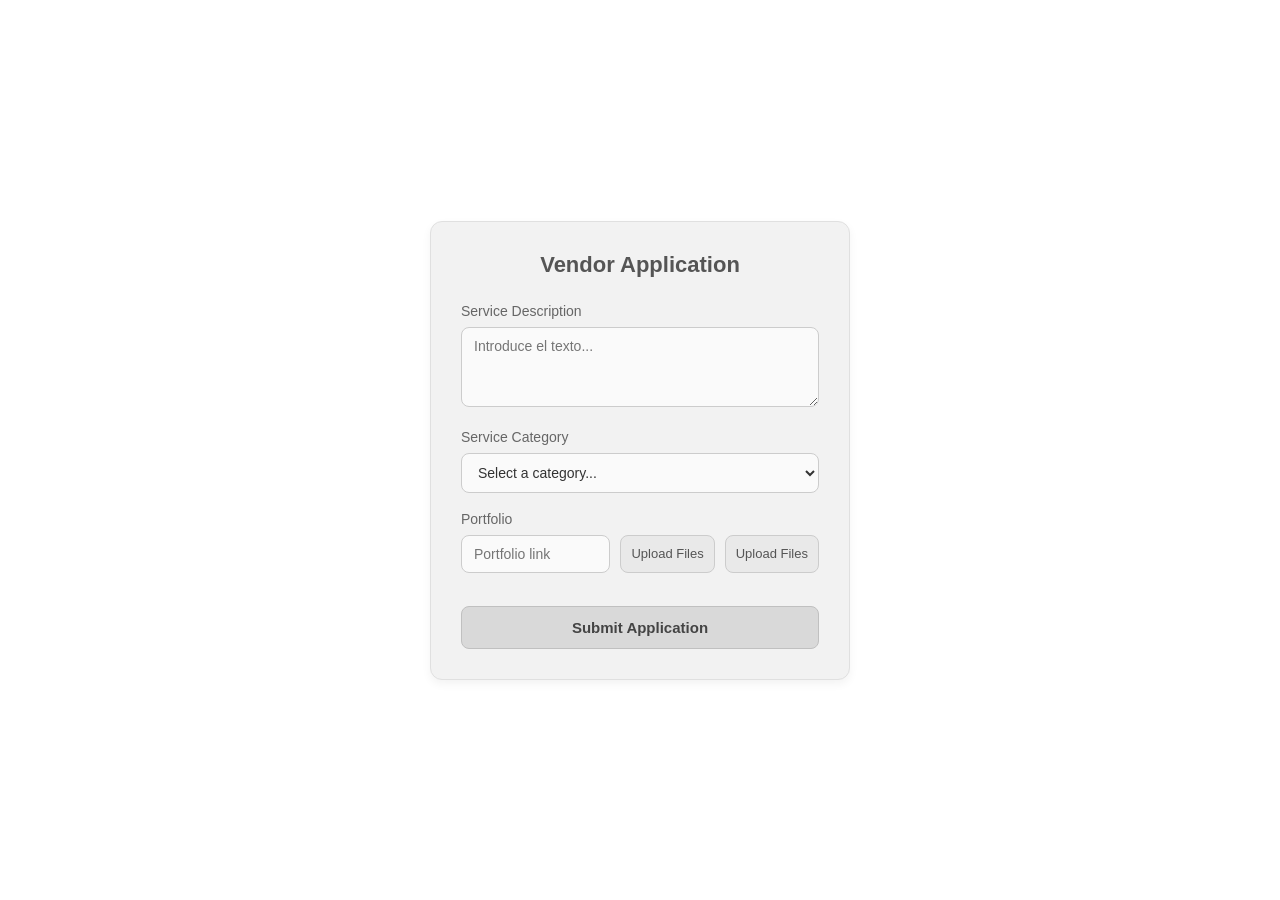
<file: pages/index.html>
<!DOCTYPE html>
<html lang="es">
<head>
    <meta charset="UTF-8">
    <meta name="viewport" content="width=device-width, initial-scale=1.0">
    <title>Vendor Application</title>
    <style>
        /* Estilos generales para centrar la tarjeta y dar el fondo limpio */
        body {
            font-family: -apple-system, BlinkMacSystemFont, "Segoe UI", Roboto, Helvetica, Arial, sans-serif;
            background-color: #ffffff; /* Fondo blanco puro */
            display: flex;
            justify-content: center;
            align-items: center;
            height: 100vh;
            margin: 0;
        }

        /* Contenedor principal estilo tarjeta */
        .card {
            background-color: #f2f2f2; /* Gris muy claro igual a la referencia */
            border: 1px solid #e0e0e0;
            border-radius: 12px;
            padding: 30px;
            width: 420px;
            box-shadow: 0 4px 10px rgba(0, 0, 0, 0.05);
            box-sizing: border-box;
        }

        .title {
            text-align: center;
            font-size: 22px;
            font-weight: bold;
            color: #555;
            margin-bottom: 25px;
        }

        .form-group {
            margin-bottom: 18px;
        }

        label {
            display: block;
            font-size: 14px;
            font-weight: 500;
            color: #666;
            margin-bottom: 8px;
        }

        /* Estilos comunes para inputs, select y textarea */
        input[type="text"],
        select,
        textarea {
            width: 100%;
            padding: 10px 12px;
            border: 1px solid #ccc;
            border-radius: 8px;
            background-color: #fafafa;
            color: #333;
            font-size: 14px;
            box-sizing: border-box;
            font-family: inherit;
        }

        textarea {
            resize: vertical;
            min-height: 80px;
        }

        /* Contenedor horizontal para el Portfolio */
        .portfolio-group {
            display: flex;
            gap: 10px;
        }

        .portfolio-group input[type="text"] {
            flex: 1; /* Ocupa el espacio restante */
        }

        .upload-btn {
            background-color: #e9e9e9;
            border: 1px solid #ccc;
            border-radius: 8px;
            padding: 10px;
            color: #555;
            font-size: 13px;
            cursor: pointer;
            text-align: center;
            white-space: nowrap;
        }

        .upload-btn:hover {
            background-color: #ddd;
        }

        /* Botón principal */
        .submit-btn {
            width: 100%;
            padding: 12px;
            margin-top: 15px;
            background-color: #d9d9d9;
            border: 1px solid #c0c0c0;
            border-radius: 8px;
            font-size: 15px;
            font-weight: bold;
            color: #444;
            cursor: pointer;
            transition: background-color 0.2s;
        }

        .submit-btn:hover {
            background-color: #cccccc;
        }
    </style>
</head>
<body>

    <div class="card">
        <div class="title">Vendor Application</div>
        
        <div class="form-group">
            <label>Service Description</label>
            <textarea placeholder="Introduce el texto..."></textarea>
        </div>

        <div class="form-group">
            <label>Service Category</label>
            <select>
                <option value="" disabled selected>Select a category...</option>
                <option value="food">Food & Beverage</option>
                <option value="merch">Merchandise</option>
                <option value="service">Services</option>
            </select>
        </div>

        <div class="form-group">
            <label>Portfolio</label>
            <div class="portfolio-group">
                <input type="text" placeholder="Portfolio link">
                <div class="upload-btn">Upload Files</div>
                <div class="upload-btn">Upload Files</div>
            </div>
        </div>

        <button class="submit-btn">Submit Application</button>
    </div>

</body>
</html>
</file>
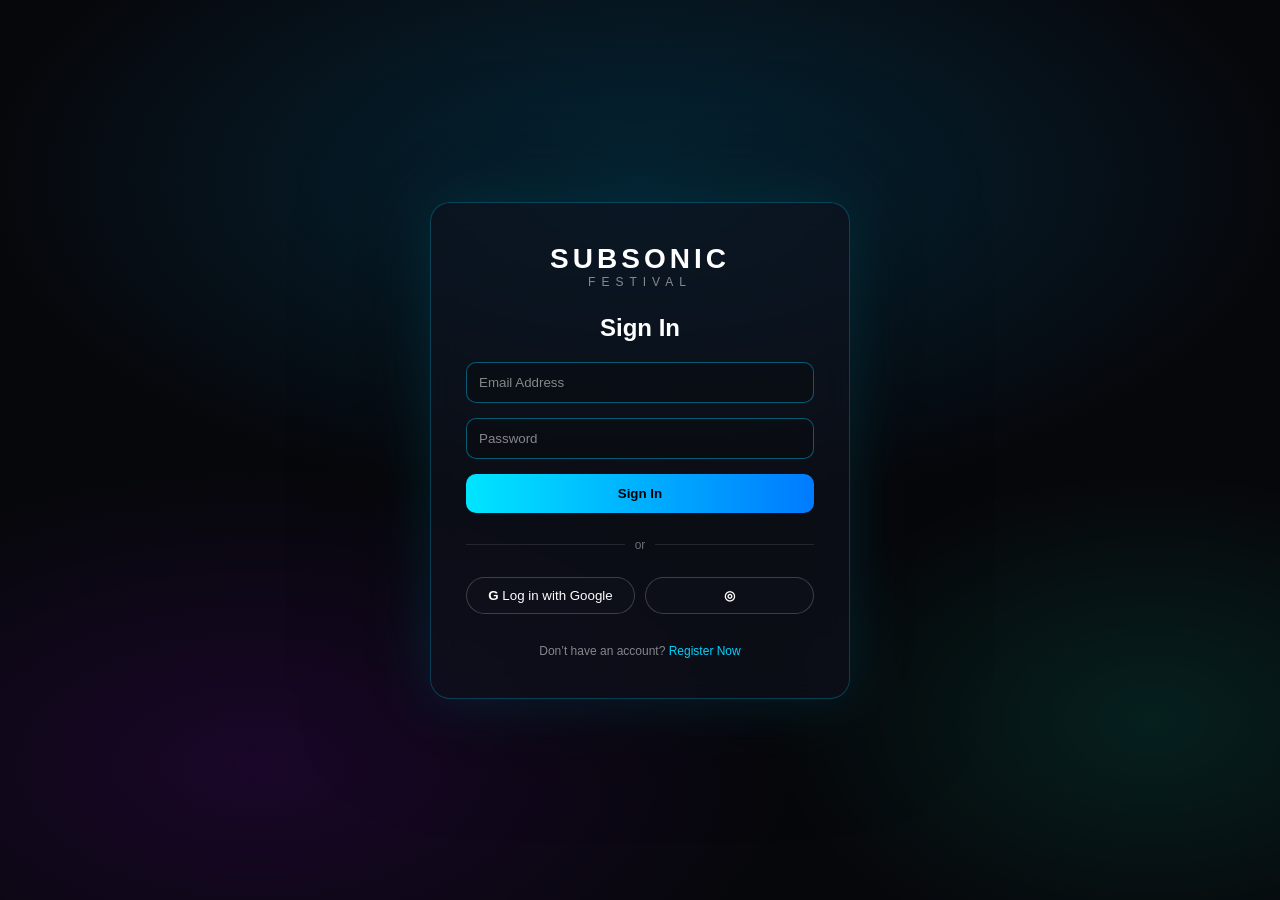
<file: pages/estadisticasProveedor.html>
<!DOCTYPE html>
<html lang="es">
<head>
  <meta charset="UTF-8">
  <meta name="viewport" content="width=device-width, initial-scale=1.0">
  <title>Proveedor - Estadisticas</title>
  <link rel="stylesheet" href="../css/estadisticasProveedorEstilo.css?v=1">
</head>
<body>
  <div class="dashboard-container">
    <header class="main-header">
      <div class="brand">
        <p class="brand-kicker">Subsonic</p>
        <h1>Analitica del proveedor</h1>
        <span id="providerSubtitle">Cargando estadisticas del proveedor...</span>
      </div>

      <div class="header-actions">
        <div class="timestamp" id="liveClock">--:--</div>
        <button id="logoutBtn" class="btn-ghost" type="button">Cerrar sesion</button>
      </div>
    </header>

    <nav class="top-nav">
      <a class="nav-link" href="./gestion.html?v=1">Gestion</a>
      <a class="nav-link" href="./ReservaEspacios.html?v=1">Espacios</a>
      <a class="nav-link active" href="./estadisticasProveedor.html?v=1">Estadisticas</a>
    </nav>

    <div id="statsMessage" class="status-message" hidden></div>

    <section class="stats-grid">
      <article class="stat-card">
        <span class="stat-label">Total ventas</span>
        <strong id="totalVentasValue" class="stat-value">0 EUR</strong>
      </article>

      <article class="stat-card">
        <span class="stat-label">Visitas al perfil</span>
        <strong id="profileViewsValue" class="stat-value">0</strong>
      </article>

      <article class="stat-card">
        <span class="stat-label">Solicitudes totales</span>
        <strong id="totalRequestsValue" class="stat-value">0</strong>
      </article>

      <article class="stat-card">
        <span class="stat-label">Ratio de aprobacion</span>
        <strong id="approvalRateValue" class="stat-value">0%</strong>
      </article>
    </section>

    <div class="main-layout">
      <section class="primary-content">
        <article class="panel">
          <div class="panel-header">
            <div>
              <p class="panel-kicker">Reservas mensuales</p>
              <h2>Evolucion de solicitudes</h2>
            </div>
            <span id="monthlyPeak" class="panel-pill">Sin datos</span>
          </div>

          <div id="monthlyReservations" class="bars-chart">
            <p class="empty-state">No hay datos de reservas mensuales.</p>
          </div>
        </article>

        <article class="panel">
          <div class="panel-header">
            <div>
              <p class="panel-kicker">Actividad</p>
              <h2>Registro reciente</h2>
            </div>
          </div>

          <div id="activityLog" class="activity-list">
            <p class="empty-state">No hay actividad registrada.</p>
          </div>
        </article>
      </section>

      <aside class="side-widgets">
        <article class="widget card">
          <h3>Estado de solicitudes</h3>
          <div class="mini-metrics">
            <div>
              <strong id="pendingValue">0</strong>
              <span>Pendientes</span>
            </div>
            <div>
              <strong id="approvedValue">0</strong>
              <span>Aprobadas</span>
            </div>
            <div>
              <strong id="rejectedValue">0</strong>
              <span>Rechazadas</span>
            </div>
          </div>
        </article>

        <article class="widget card">
          <h3>Resumen rapido</h3>
          <p id="summaryText" class="summary-copy">Todavia no se han cargado los datos.</p>
        </article>

        <button id="refreshStatsBtn" class="btn-refresh" type="button">Actualizar datos</button>
      </aside>
    </div>
  </div>

  <script src="../js/auth.js?v=1"></script>
  <script src="../js/provider-stats.js?v=2"></script>
</body>
</html>
</file>
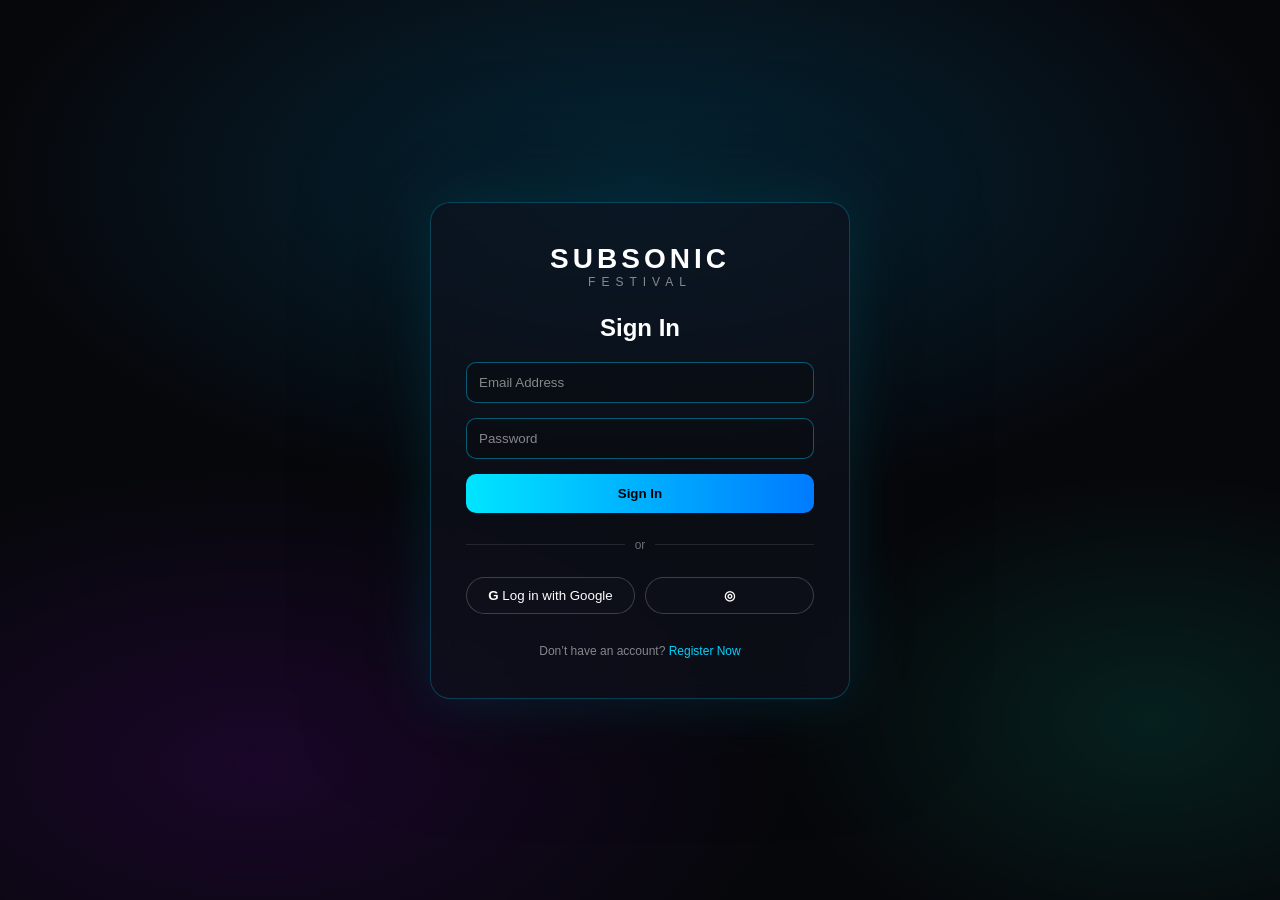
<file: pages/gestion.html>
<!DOCTYPE html>
<html lang="es">
<head>
  <meta charset="UTF-8">
  <meta name="viewport" content="width=device-width, initial-scale=1.0">
  <title>Proveedor - Gestion</title>
  <link rel="stylesheet" href="../css/gestion.css?v=1">
</head>
<body>
  <div class="provider-shell">
    <aside class="provider-sidebar">
      <div class="brand-block">
        <span class="brand-mark">S</span>
        <div>
          <p class="brand-kicker">Subsonic</p>
          <h1>Vendor Hub</h1>
        </div>
      </div>

      <div class="provider-summary">
        <img id="providerAvatar" class="summary-avatar" src="https://images.unsplash.com/photo-1506794778202-cad84cf45f1d" alt="Avatar del proveedor">
        <h2 id="providerBusinessLabel">Proveedor</h2>
        <p id="providerEmailLabel">Cargando perfil...</p>
      </div>

      <nav class="provider-nav">
        <a class="nav-link active" href="./gestion.html?v=1">Gestion del perfil</a>
        <a class="nav-link" href="./ReservaEspacios.html?v=1">Reserva de espacios</a>
        <a class="nav-link" href="./estadisticasProveedor.html?v=1">Estadisticas</a>
      </nav>

      <button id="logoutBtn" class="sidebar-button secondary" type="button">Cerrar sesion</button>
    </aside>

    <main class="provider-main">
      <header class="page-header">
        <div>
          <p class="eyebrow">Portal de proveedor</p>
          <h2>Gestiona tu perfil publico</h2>
          <p class="page-copy">Actualiza los datos de tu negocio, tus enlaces y la galeria que vera la organizacion.</p>
        </div>
        <a class="header-link" href="./ReservaEspacios.html?v=1">Ir a espacios</a>
      </header>

      <div id="providerMessage" class="status-message" hidden></div>

      <section class="content-grid">
        <article class="panel panel-avatar">
          <div class="panel-heading">
            <p class="panel-kicker">Identidad</p>
            <h3>Imagen y presencia</h3>
          </div>

          <img id="profileImage" class="profile-avatar" src="https://images.unsplash.com/photo-1506794778202-cad84cf45f1d" alt="Imagen del proveedor">

          <div class="avatar-actions">
            <label class="sidebar-button" for="imageUpload">Cambiar avatar</label>
            <input id="imageUpload" type="file" accept="image/*" hidden>

            <label class="sidebar-button secondary" for="galleryUpload">Anadir foto a galeria</label>
            <input id="galleryUpload" type="file" accept="image/*" hidden>
          </div>

          <div class="gallery-summary">
            <span class="summary-label">Galeria actual</span>
            <strong id="galleryCounter">0 imagenes</strong>
          </div>
        </article>

        <article class="panel panel-form">
          <div class="panel-heading">
            <p class="panel-kicker">Perfil</p>
            <h3>Informacion del proveedor</h3>
          </div>

          <div class="form-grid">
            <label class="field">
              <span>Nombre de contacto</span>
              <input id="profileName" type="text" placeholder="Nombre y apellidos">
            </label>

            <label class="field">
              <span>Nombre del negocio</span>
              <input id="businessName" type="text" placeholder="Tu marca o empresa">
            </label>

            <label class="field">
              <span>Email</span>
              <input id="profileEmail" type="email" placeholder="correo@empresa.com">
            </label>

            <label class="field">
              <span>Telefono</span>
              <input id="profilePhone" type="text" placeholder="+34 600 000 000">
            </label>

            <label class="field field-full">
              <span>Direccion</span>
              <input id="profileAddress" type="text" placeholder="Direccion del negocio">
            </label>

            <label class="field field-full">
              <span>Biografia</span>
              <textarea id="profileBiography" placeholder="Cuenta brevemente que ofreces dentro del festival."></textarea>
            </label>

            <label class="field">
              <span>Facebook</span>
              <input id="socialFacebook" type="text" placeholder="https://facebook.com/...">
            </label>

            <label class="field">
              <span>Instagram</span>
              <input id="socialInstagram" type="text" placeholder="https://instagram.com/...">
            </label>

            <label class="field">
              <span>X</span>
              <input id="socialX" type="text" placeholder="https://x.com/...">
            </label>

            <label class="field">
              <span>Web</span>
              <input id="socialWebsite" type="text" placeholder="https://tuweb.com">
            </label>
          </div>

          <button id="saveProviderProfileBtn" class="primary-button" type="button">Guardar cambios</button>
        </article>

        <article class="panel panel-gallery">
          <div class="panel-heading">
            <p class="panel-kicker">Galeria</p>
            <h3>Imagenes publicadas</h3>
          </div>

          <div id="galleryGrid" class="gallery-grid">
            <p class="empty-state">Todavia no hay imagenes en la galeria.</p>
          </div>
        </article>
      </section>
    </main>
  </div>

  <script src="../js/auth.js?v=1"></script>
  <script src="../js/provider-profile.js?v=2"></script>
</body>
</html>
</file>
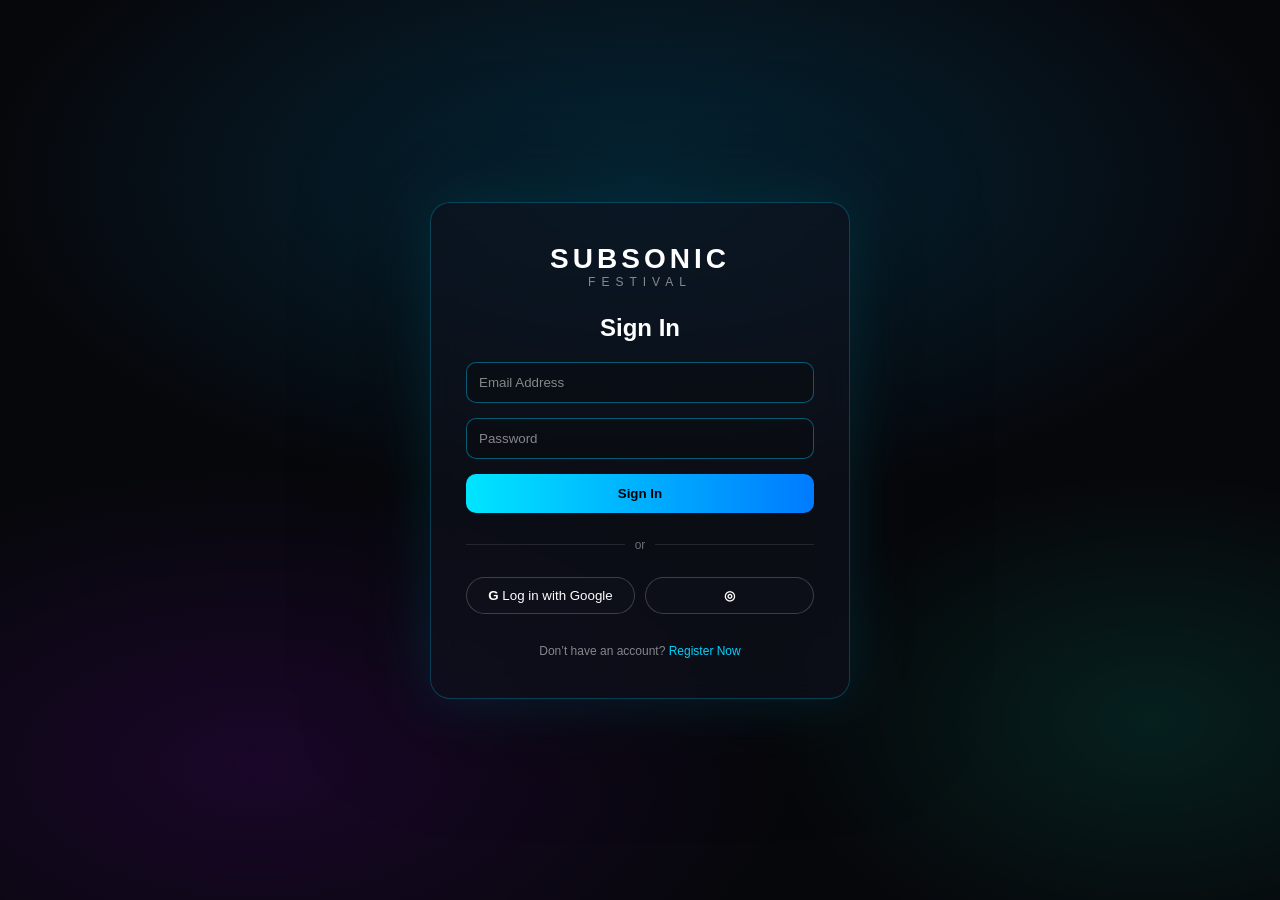
<file: pages/login.html>
<!doctype html>
<html lang="es">
<head>
  <meta charset="utf-8" />
  <meta name="viewport" content="width=device-width, initial-scale=1" />
  <title>Subsonic Festival - Login</title>
  <link rel="stylesheet" href="../css/styles.css" />
</head>
<body>

  <main class="auth">
    <section class="auth-card">

      <div class="auth-brand">
        <div class="auth-title">SUBSONIC</div>
        <div class="auth-subtitle">FESTIVAL</div>
      </div>

      <h1 class="auth-h1">Sign In</h1>

      <form class="auth-form" id="loginForm">
        <input
          class="auth-input"
          id="email"
          type="email"
          placeholder="Email Address"
          required
        />

        <input
          class="auth-input"
          id="password"
          type="password"
          placeholder="Password"
          required
        />

        <button class="auth-btn" type="submit">Sign In</button>

        <div class="auth-divider">
          <span></span>
          <p>or</p>
          <span></span>
        </div>

        <div class="auth-social">
          <button class="auth-social-btn" type="button">
            <span class="icon">G</span>
            <span>Log in with Google</span>
          </button>

          <button class="auth-social-btn" type="button">
            <span class="icon">◎</span>
          </button>
        </div>

        <p class="auth-footer">
          Don’t have an account?
          <a href="#">Register Now</a>
        </p>

        <p id="loginError" style="color: #ff4d4d; margin-top: 10px; display: none;">
          Credenciales incorrectas
        </p>
      </form>

    </section>
  </main>

  <script src="../js/auth.js?v=1"></script>
  <script>
    const API_BASE_URL = "";

    async function loginUser(email, password) {
      const errorText = document.getElementById("loginError");
      errorText.style.display = "none";

      try {
        const response = await fetch(`${API_BASE_URL}/login`, {
          method: "POST",
          headers: {
            "Content-Type": "application/json"
          },
          body: JSON.stringify({
            email: email,
            password: password
          })
        });

        if (!response.ok) {
          throw new Error("Credenciales incorrectas");
        }

        const data = await response.json();

        authSaveSession(data.user, data.access_token);

        if (String(data.user.rol).toUpperCase() === "PROVEEDOR") {
          window.location.href = "gestion.html?v=1";
        } else {
          window.location.href = "tickets.html";
        }
      } catch (error) {
        authClearSession();
        errorText.style.display = "block";
      }
    }

    document.getElementById("loginForm").addEventListener("submit", function(e) {
      e.preventDefault();

      const email = document.getElementById("email").value;
      const password = document.getElementById("password").value;

      loginUser(email, password);
    });
  </script>

</body>
</html>
</file>
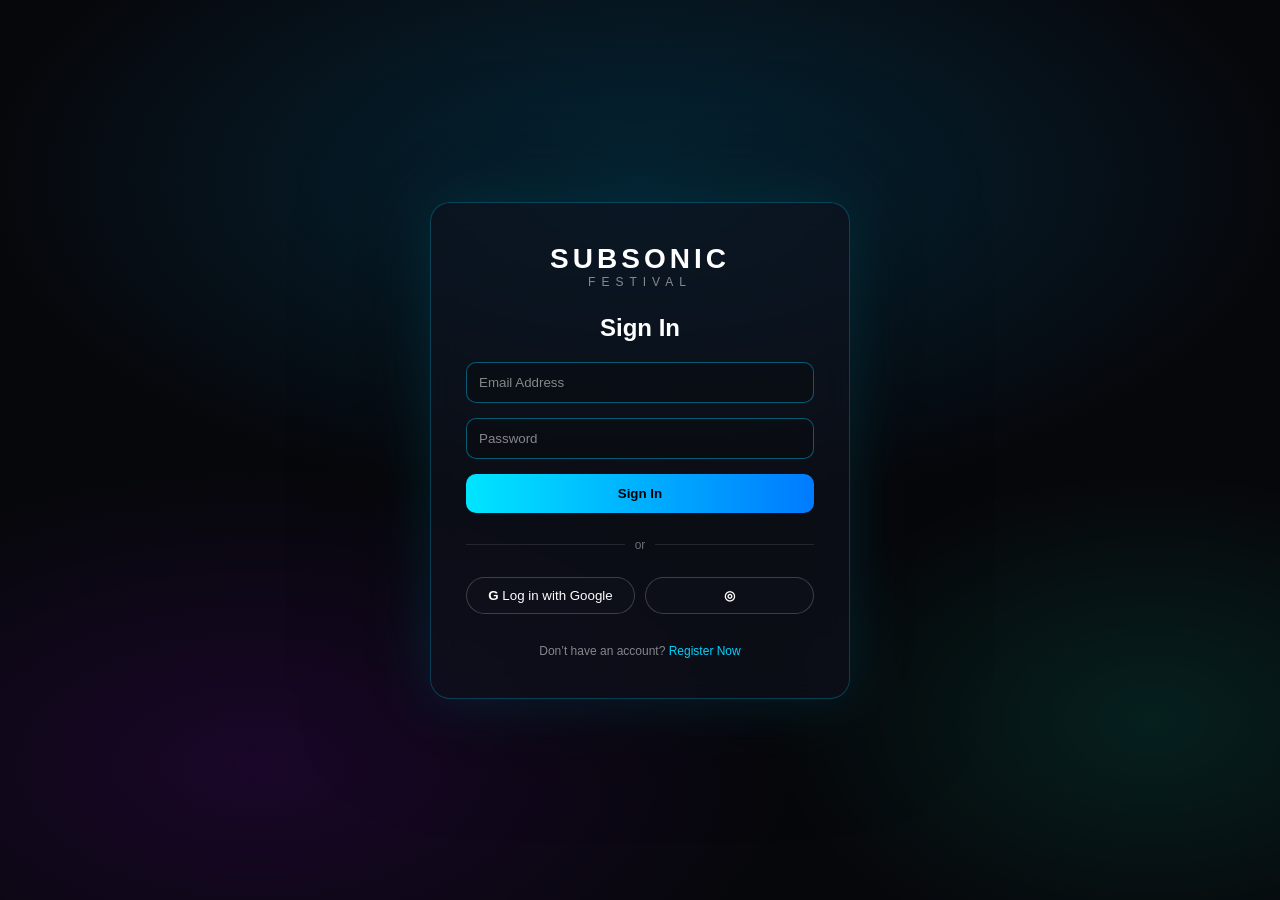
<file: pages/profile.html>
<!doctype html>
<html lang="es">
<head>
  <meta charset="utf-8" />
  <meta name="viewport" content="width=device-width, initial-scale=1" />
  <title>Perfil - Subsonic</title>
  <link rel="stylesheet" href="../css/profile.css?v=9">
</head>
<body>

<div class="profile-container">
  <div class="profile-card">
    <div class="profile-header">
      <a class="back-link" href="./tickets.html?v=9">Volver a My Tickets</a>
    </div>

    <h1>Mi Perfil</h1>

    <!-- Imagen editable -->
    <div class="avatar-wrapper">
      <img src="https://i.pravatar.cc/150" class="avatar" id="profileImage">
      <label for="imageUpload" class="edit-avatar">✎</label>
      <input type="file" id="imageUpload" hidden>
    </div>

    <!-- Formulario -->
    <div class="profile-form">
      <input id="profileName" type="text" placeholder="Nombre completo">
      <input id="profileEmail" type="email" placeholder="Email">
      <input id="profileAddress" type="text" placeholder="Dirección">

      <button id="saveProfileBtn" type="button">Guardar Cambios</button>
    </div>

  </div>
</div>

<!-- Scripts -->
<script src="../js/auth.js?v=1"></script>
<script src="../js/profile.js?v=9"></script>

</body>
</html>
</file>
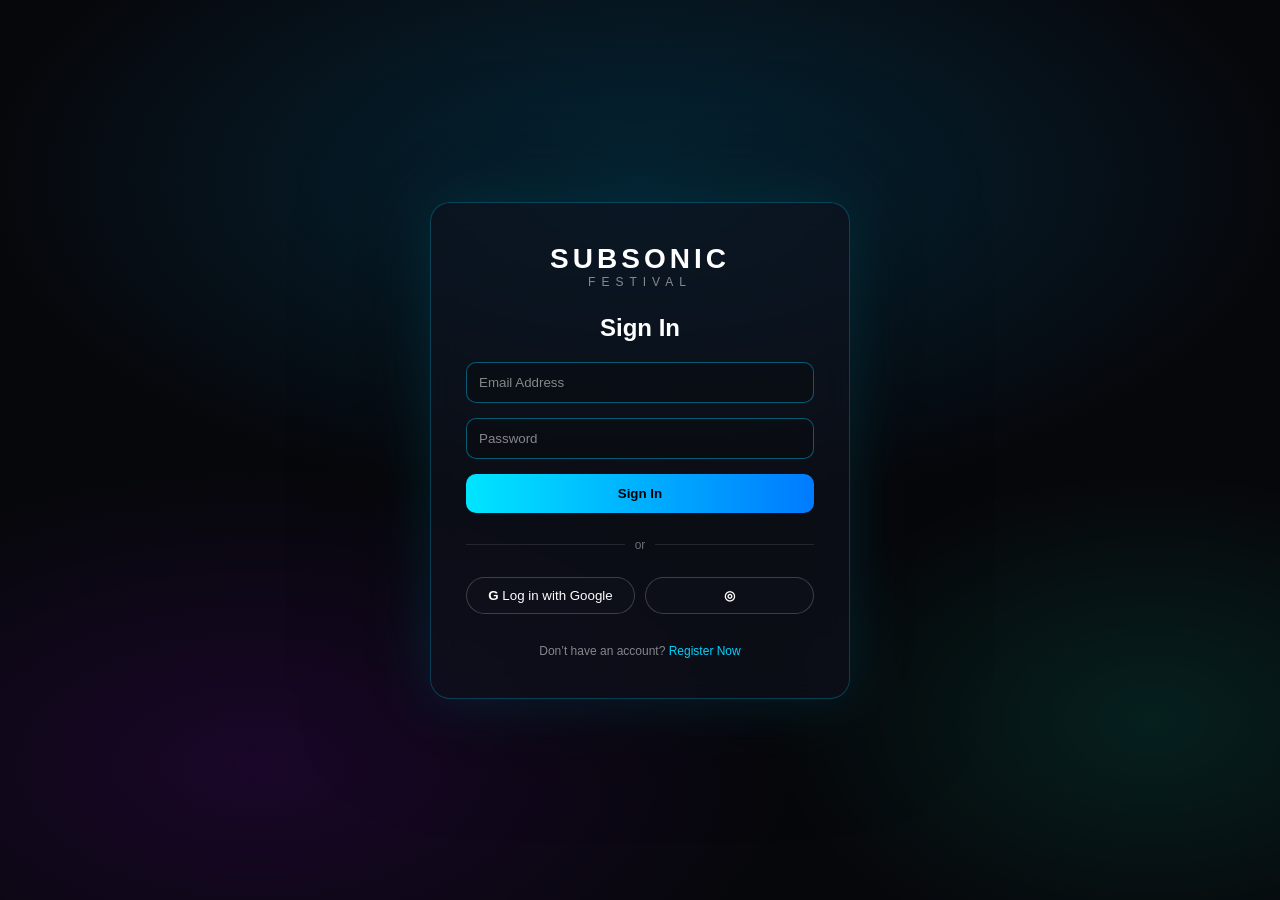
<file: pages/purchase.html>
<!doctype html>
<html lang="es">
<head>
  <meta charset="utf-8" />
  <meta name="viewport" content="width=device-width, initial-scale=1" />
  <title>Compra de entradas - Subsonic</title>
  <link rel="stylesheet" href="../css/purchase.css?v=6" />
</head>
<body>

<main class="dashboard">
  <div class="dashboard-card">

    <section class="content">
      <div class="purchase-header">
        <h1>Compra de Entradas</h1>
        <a class="back-link" href="./tickets.html?v=6">Volver a My Tickets</a>
      </div>

      <div class="ticket-card">
        <div class="ticket-img"></div>

        <div class="ticket-info">
          <h3 id="eventTitle">Subsonic Main Stage</h3>
          <p id="eventDate">12 Julio 2026</p>
        </div>
      </div>

      <div class="profile-form" style="max-width:400px; margin-top:30px;">
        <label>Selecciona Evento</label>
        <select id="eventSelect"></select>

        <label>Selecciona Pase</label>
        <select id="passSelect"></select>

        <label>Cantidad</label>
        <select id="qtySelect"></select>

        <button class="save-btn" id="confirmPurchaseBtn" type="button">Confirmar Compra</button>
      </div>

    </section>

  </div>
</main>

<!-- Scripts -->

<script src="../js/auth.js?v=1"></script>
<script src="../js/purchase.js?v=7"></script>

</body>
</html>
</file>
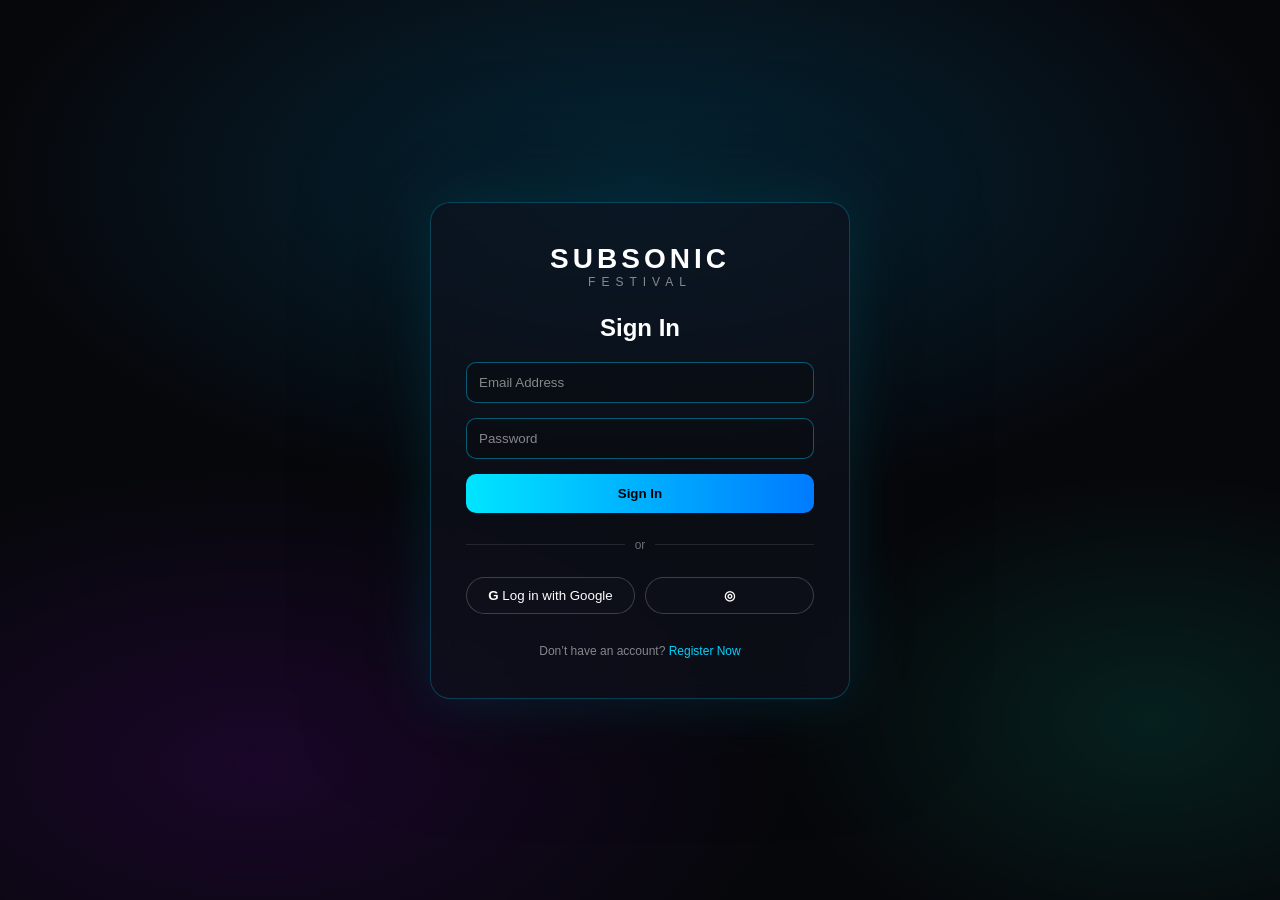
<file: pages/ReservaEspacios.html>
<!DOCTYPE html>
<html lang="es">
<head>
  <meta charset="UTF-8">
  <meta name="viewport" content="width=device-width, initial-scale=1.0">
  <title>Proveedor - Reserva de espacios</title>
  <link rel="stylesheet" href="../css/EstiloReservaEspacio.css?v=1">
</head>
<body>
  <div class="dashboard-wrapper">
    <aside class="sidebar">
      <div class="logo">
        <span class="icon-s">S</span>
        <div>
          <p class="sidebar-kicker">Subsonic</p>
          <h2>Vendor Hub</h2>
        </div>
      </div>

      <div class="provider-mini-card">
        <h3 id="providerNameLabel">Proveedor</h3>
        <p id="providerBusinessLabel">Cargando perfil...</p>
      </div>

      <nav class="sidebar-nav">
        <a class="nav-link" href="./gestion.html?v=1">Gestion</a>
        <a class="nav-link active" href="./ReservaEspacios.html?v=1">Espacios</a>
        <a class="nav-link" href="./estadisticasProveedor.html?v=1">Estadisticas</a>
      </nav>

      <div class="filter-section">
        <label>Tipo de espacio</label>
        <div class="toggle-group">
          <label class="toggle-item">
            <span>Food</span>
            <input type="checkbox" class="filter-check" value="FOOD" checked>
          </label>
          <label class="toggle-item">
            <span>Merch</span>
            <input type="checkbox" class="filter-check" value="MERCH" checked>
          </label>
          <label class="toggle-item">
            <span>Art</span>
            <input type="checkbox" class="filter-check" value="ART" checked>
          </label>
        </div>
      </div>

      <div class="filter-section">
        <label>Rango de precio</label>
        <select class="custom-select" id="priceFilter">
          <option value="all">Todos</option>
          <option value="budget">Hasta 1000 EUR</option>
          <option value="premium">Mas de 1000 EUR</option>
        </select>
      </div>

      <label class="toggle-item standalone-toggle">
        <span>Solo disponibles</span>
        <input type="checkbox" id="availableOnly" checked>
      </label>

      <button id="resetFiltersBtn" class="btn-primary" type="button">Reiniciar filtros</button>
      <button id="logoutBtn" class="btn-primary secondary" type="button">Cerrar sesion</button>
    </aside>

    <main class="main-content">
      <header class="content-header">
        <div>
          <p class="header-kicker">Reserva de espacios</p>
          <h3>Selecciona un stand y envia tu solicitud</h3>
          <p class="header-copy">Los espacios se cargan desde el backend y tus solicitudes quedan registradas para el proveedor autenticado.</p>
        </div>
      </header>

      <div id="spacesMessage" class="status-message" hidden></div>

      <div class="content-layout">
        <section class="spaces-column">
          <div id="spacesSummary" class="summary-strip">Cargando espacios...</div>
          <div id="boothGrid" class="booth-grid"></div>
        </section>

        <aside class="details-column">
          <article id="selectedSpaceCard" class="detail-card">
            <p class="placeholder-title">Ningun espacio seleccionado</p>
            <p class="placeholder-copy">Pulsa en un espacio para ver sus detalles y solicitarlo.</p>
          </article>

          <form id="applicationForm" class="application-card" hidden>
            <div class="form-header">
              <p class="header-kicker">Solicitud</p>
              <h4>Enviar propuesta</h4>
            </div>

            <label class="field">
              <span>Categoria del servicio</span>
              <select id="applicationCategory" class="custom-select">
                <option value="FOOD">FOOD</option>
                <option value="MERCH">MERCH</option>
                <option value="ART">ART</option>
              </select>
            </label>

            <label class="field">
              <span>Portfolio (opcional)</span>
              <input id="portfolioUrlInput" type="text" placeholder="https://tuportfolio.com">
            </label>

            <label class="field">
              <span>Descripcion de la propuesta</span>
              <textarea id="applicationDescription" placeholder="Describe que vas a ofrecer en este espacio."></textarea>
            </label>

            <button id="submitApplicationBtn" class="btn-primary" type="submit">Enviar solicitud</button>
          </form>

          <article class="applications-card">
            <div class="form-header">
              <p class="header-kicker">Historial</p>
              <h4>Mis solicitudes</h4>
            </div>
            <div id="applicationsList" class="applications-list">
              <p class="placeholder-copy">Cargando solicitudes...</p>
            </div>
          </article>
        </aside>
      </div>
    </main>
  </div>

  <script src="../js/auth.js?v=1"></script>
  <script src="../js/provider-spaces.js?v=2"></script>
</body>
</html>
</file>
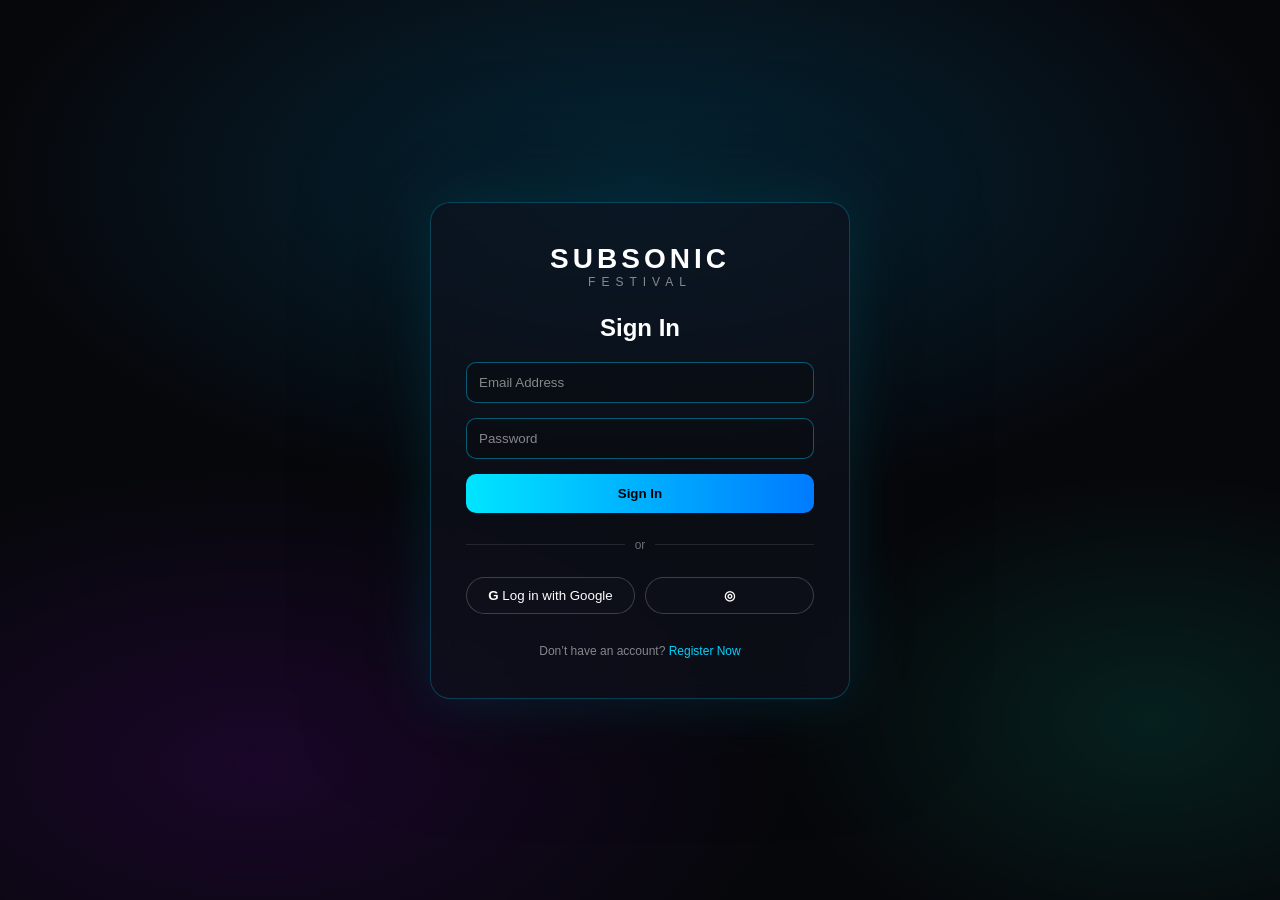
<file: pages/ticket-detail.html>
<!doctype html>
<html lang="es">
<head>
  <meta charset="utf-8" />
  <meta name="viewport" content="width=device-width, initial-scale=1" />
  <title>Detalle Entrada - Subsonic</title>
  <link rel="stylesheet" href="../css/detail.css">
</head>
<body>

<main class="detail">
  <section class="detail-card">

    <header class="detail-header">
      <div>
        <h1>Detalle de Entrada</h1>
        <p class="muted">Información de tu ticket (prototipo).</p>
      </div>

      <a class="back-btn" href="./tickets.html">← Volver</a>
    </header>

    <div class="ticket-hero">
      <div class="hero-left">
        <div class="event-image"></div>
        <div class="event-meta">
          <h2 id="eventName">Subsonic Main Stage</h2>
          <p id="eventMeta">Madrid · 12 Julio 2026</p>
          <span id="statusBadge" class="badge badge--active">Activa</span>
        </div>
      </div>

      <div class="hero-right">
        <div class="qr-box">
          <div class="qr"></div>
          <p class="qr-text">Scan at entrance</p>
        </div>
      </div>
    </div>

    <div class="ticket-grid">
      <div class="info-box">
        <p class="label">Ticket ID</p>
        <p class="value" id="ticketIdValue">#T-1023</p>
      </div>

      <div class="info-box">
        <p class="label">Pase</p>
        <p class="value" id="passValue">VIP Lounge</p>
      </div>

      <div class="info-box">
        <p class="label">Precio</p>
        <p class="value" id="priceValue">89€</p>
      </div>

      <div class="info-box">
        <p class="label">Titular</p>
        <p class="value" id="holderValue">Nombre Apellidos</p>
      </div>
    </div>

    <footer class="detail-actions">
      <button class="danger-btn" id="cancelBtn" type="button">Cancelar Entrada</button>
      <button class="secondary-btn" type="button">Descargar PDF (simulado)</button>
    </footer>

  </section>
</main>

<!-- Scripts -->
<script src="../js/auth.js?v=1"></script>
<script src="../js/detail.js?v=1"></script>

</body>
</html>
</file>
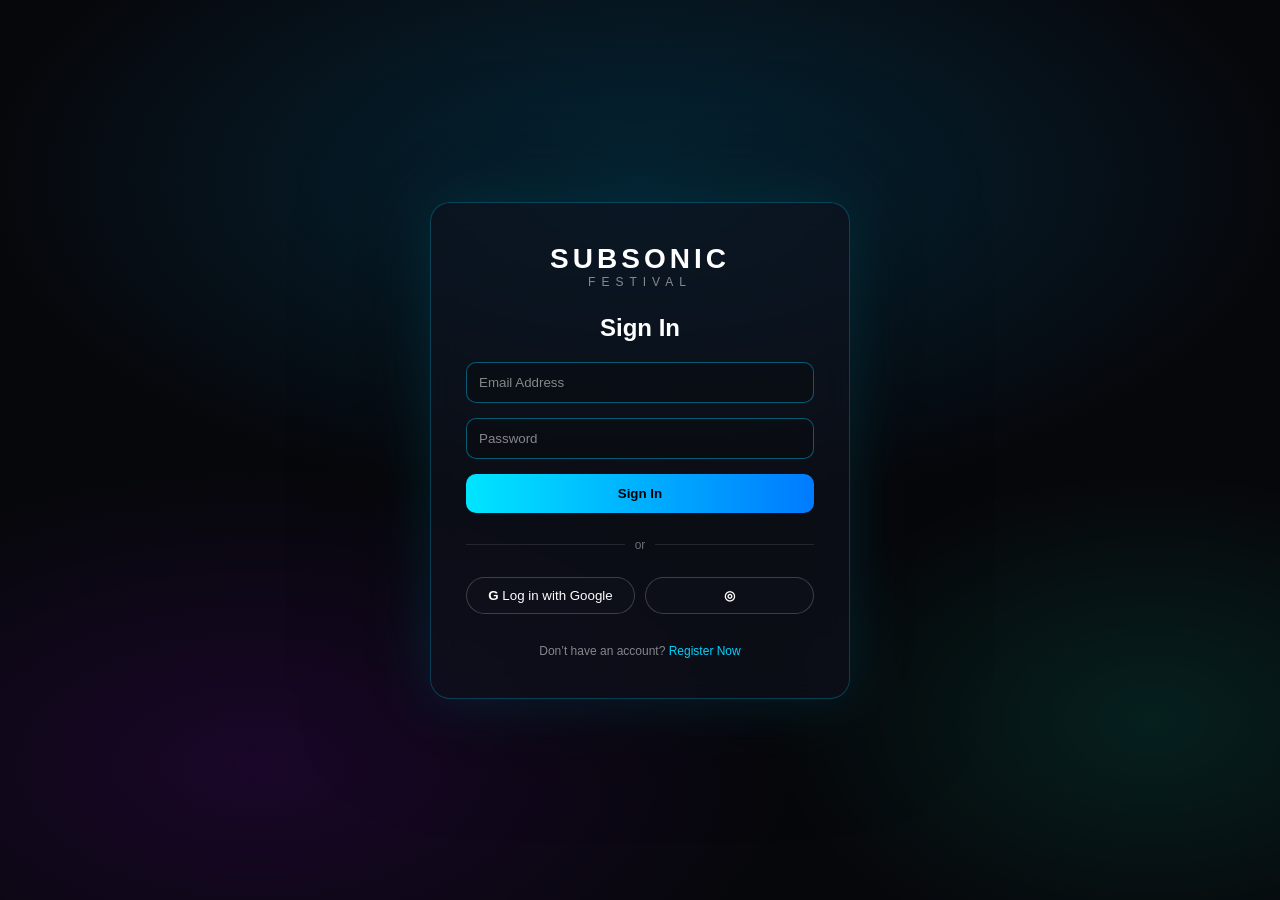
<file: pages/tickets.html>
<!doctype html>
<html lang="es">
<head>
  <meta charset="utf-8" />
  <meta name="viewport" content="width=device-width, initial-scale=1" />
  <title>My Tickets - Subsonic</title>
  <link rel="stylesheet" href="../css/tickets.css?v=7" />
</head>
<body>

<main class="dashboard">
  <div class="dashboard-card">

    <!-- Sidebar -->
    <aside class="sidebar">
      <button class="sidebar-btn active">My Tickets</button>
      <button class="sidebar-btn" id="goPurchase">Comprar Entradas</button>
      <button class="sidebar-btn" id="goProfile">Account Settings</button>

      <!-- AQUÍ SE PINTAN LOS MINI TICKETS -->
      <div id="miniTickets"></div>
    </aside>

    <!-- Main Content -->
    <section class="content">
      <div class="content-header">
        <div>
          <h1>My Tickets</h1>
          <p class="content-subtitle">Gestiona tus entradas activas y descubre nuevas experiencias para el festival.</p>
        </div>
      </div>

      <div class="purchase-banner">
        <div class="purchase-copy">
          <span class="purchase-tag">Subsonic Passes</span>
          <h2>¿Quieres comprar otra entrada?</h2>
          <p>Entra en la zona de compra y elige evento, pase y cantidad en cuestión de segundos.</p>
        </div>
        <a class="purchase-link" href="./purchase.html?v=7">Comprar Entradas Ahora</a>
      </div>

      <!-- AQUÍ SE PINTAN LOS TICKETS GRANDES -->
      <div id="ticketsList"></div>

      <!-- Profile Panel -->
      <div class="profile-panel">
        <div class="avatar" id="avatarBox"></div>

        <div class="profile-form">
          <input type="text" id="nameInput" placeholder="Name">
          <input type="email" id="emailInput" placeholder="Email">
          <button class="save-btn" id="saveProfileBtn" type="button">Save Changes</button>
        </div>
      </div>

    </section>

  </div>
</main>

<!-- Scripts: primero datos, luego lógica -->
  <script src="../js/auth.js?v=1"></script>
  <script src="../js/tickets.js?v=10"></script>

</body>
</html>
</file>
<file: css/estadisticasProveedorEstilo.css>
:root {
  --bg-color: #081322;
  --bg-soft: #0e1c30;
  --card-bg: rgba(12, 24, 40, 0.92);
  --border-color: rgba(129, 201, 255, 0.16);
  --text-main: #eff7ff;
  --text-muted: #93acc4;
  --accent: #29d3ff;
  --accent-soft: rgba(41, 211, 255, 0.18);
  --green: #25b77c;
  --orange: #d89d2b;
  --red: #d66372;
  --shadow: 0 24px 55px rgba(0, 0, 0, 0.3);
}

* {
  box-sizing: border-box;
}

body {
  margin: 0;
  min-height: 100vh;
  font-family: "Segoe UI", Roboto, sans-serif;
  background:
    radial-gradient(circle at top right, rgba(41, 211, 255, 0.12), transparent 24%),
    radial-gradient(circle at bottom left, rgba(41, 211, 255, 0.08), transparent 22%),
    linear-gradient(135deg, #040b15 0%, #091423 45%, #071120 100%);
  color: var(--text-main);
}

.dashboard-container {
  padding: 28px;
}

.main-header,
.header-actions,
.top-nav,
.panel-header,
.bar-item,
.activity-item,
.mini-metrics {
  display: flex;
}

.main-header {
  justify-content: space-between;
  align-items: flex-start;
  gap: 16px;
}

.brand-kicker,
.panel-kicker,
.stat-label {
  margin: 0;
  text-transform: uppercase;
  letter-spacing: 0.16em;
  font-size: 0.72rem;
  color: var(--text-muted);
}

.brand h1,
.panel-header h2,
.widget h3 {
  margin: 6px 0 0;
}

.brand span,
.summary-copy {
  color: var(--text-muted);
}

.header-actions {
  align-items: center;
  gap: 12px;
}

.timestamp,
.nav-link,
.btn-ghost,
.btn-refresh,
.panel-pill,
.status-message,
.stat-card,
.panel,
.card {
  border: 1px solid var(--border-color);
  background: var(--card-bg);
  box-shadow: var(--shadow);
}

.timestamp,
.btn-ghost,
.btn-refresh,
.nav-link,
.panel-pill {
  border-radius: 14px;
  padding: 11px 14px;
}

.btn-ghost,
.btn-refresh {
  cursor: pointer;
  color: var(--text-main);
  font: inherit;
}

.top-nav {
  gap: 12px;
  margin: 24px 0 18px;
}

.nav-link {
  text-decoration: none;
  color: var(--text-main);
}

.nav-link.active {
  background: linear-gradient(135deg, var(--accent-soft), rgba(41, 211, 255, 0.06));
}

.status-message {
  border-radius: 18px;
  padding: 14px 16px;
  margin-bottom: 18px;
}

.status-message.error {
  border-color: rgba(214, 99, 114, 0.34);
  background: rgba(214, 99, 114, 0.14);
}

.stats-grid {
  display: grid;
  grid-template-columns: repeat(4, minmax(0, 1fr));
  gap: 16px;
  margin-bottom: 20px;
}

.stat-card {
  border-radius: 22px;
  padding: 20px;
}

.stat-value {
  display: block;
  margin-top: 12px;
  font-size: 1.9rem;
}

.main-layout {
  display: grid;
  grid-template-columns: minmax(0, 1.5fr) 320px;
  gap: 20px;
}

.primary-content,
.side-widgets {
  display: flex;
  flex-direction: column;
  gap: 18px;
}

.panel,
.card {
  border-radius: 24px;
  padding: 20px;
}

.panel-header {
  justify-content: space-between;
  align-items: flex-start;
  gap: 12px;
  margin-bottom: 16px;
}

.panel-pill {
  font-size: 0.8rem;
}

.bars-chart {
  display: grid;
  grid-template-columns: repeat(auto-fit, minmax(120px, 1fr));
  gap: 14px;
  align-items: end;
}

.bar-item {
  flex-direction: column;
  justify-content: flex-end;
  min-height: 210px;
  border-radius: 20px;
  border: 1px solid var(--border-color);
  background: rgba(255, 255, 255, 0.03);
  padding: 14px;
}

.bar-track {
  flex: 1;
  border-radius: 18px;
  background: rgba(255, 255, 255, 0.04);
  display: flex;
  align-items: flex-end;
  overflow: hidden;
  min-height: 140px;
}

.bar-fill {
  width: 100%;
  border-radius: 18px 18px 0 0;
  background: linear-gradient(180deg, var(--accent), #0b86c9);
  min-height: 12px;
}

.bar-meta {
  margin-top: 12px;
}

.bar-meta strong,
.activity-item strong,
.mini-metrics strong {
  display: block;
}

.bar-meta span,
.activity-item span,
.mini-metrics span {
  color: var(--text-muted);
}

.activity-list {
  flex-direction: column;
  gap: 12px;
}

.activity-item {
  justify-content: space-between;
  gap: 12px;
  padding: 14px 16px;
  border-radius: 18px;
  border: 1px solid var(--border-color);
  background: rgba(255, 255, 255, 0.03);
}

.activity-copy {
  max-width: 520px;
  color: var(--text-muted);
}

.mini-metrics {
  flex-direction: column;
  gap: 12px;
  margin-top: 16px;
}

.mini-metrics div {
  padding: 14px;
  border-radius: 18px;
  background: rgba(255, 255, 255, 0.03);
}

.btn-refresh {
  background: linear-gradient(135deg, var(--accent), #0b86c9);
  color: #071120;
  font-weight: 700;
}

.empty-state {
  margin: 0;
  color: var(--text-muted);
}

@media (max-width: 1100px) {
  .stats-grid {
    grid-template-columns: repeat(2, minmax(0, 1fr));
  }

  .main-layout {
    grid-template-columns: 1fr;
  }
}

@media (max-width: 720px) {
  .dashboard-container {
    padding: 20px;
  }

  .main-header,
  .top-nav {
    flex-direction: column;
  }

  .stats-grid {
    grid-template-columns: 1fr;
  }
}
</file>
<file: css/gestion.css>
:root {
  --bg: #07111f;
  --panel: rgba(14, 24, 38, 0.92);
  --panel-soft: rgba(18, 31, 49, 0.88);
  --line: rgba(129, 201, 255, 0.18);
  --text: #eff7ff;
  --muted: #92abc4;
  --accent: #7ef0ff;
  --accent-strong: #00d9ff;
  --shadow: 0 30px 70px rgba(0, 0, 0, 0.35);
}

* {
  box-sizing: border-box;
}

body {
  margin: 0;
  min-height: 100vh;
  font-family: "Segoe UI", Tahoma, sans-serif;
  background:
    radial-gradient(circle at top left, rgba(0, 217, 255, 0.16), transparent 28%),
    radial-gradient(circle at bottom right, rgba(126, 240, 255, 0.12), transparent 24%),
    linear-gradient(135deg, #040b16 0%, #091728 48%, #06101d 100%);
  color: var(--text);
}

.provider-shell {
  min-height: 100vh;
  display: grid;
  grid-template-columns: 300px 1fr;
}

.provider-sidebar {
  padding: 28px 22px;
  border-right: 1px solid var(--line);
  background: rgba(5, 12, 22, 0.86);
  display: flex;
  flex-direction: column;
  gap: 24px;
}

.brand-block {
  display: flex;
  align-items: center;
  gap: 14px;
}

.brand-mark {
  width: 42px;
  height: 42px;
  border-radius: 14px;
  display: inline-flex;
  align-items: center;
  justify-content: center;
  background: linear-gradient(135deg, var(--accent), var(--accent-strong));
  color: #03111f;
  font-weight: 800;
  font-size: 1.1rem;
}

.brand-kicker,
.eyebrow,
.panel-kicker,
.summary-label {
  margin: 0;
  text-transform: uppercase;
  letter-spacing: 0.14em;
  font-size: 0.72rem;
  color: var(--muted);
}

.brand-block h1,
.page-header h2,
.panel-heading h3,
.provider-summary h2 {
  margin: 4px 0 0;
}

.provider-summary {
  padding: 20px;
  border-radius: 24px;
  background: var(--panel);
  border: 1px solid var(--line);
  box-shadow: var(--shadow);
}

.summary-avatar {
  width: 72px;
  height: 72px;
  object-fit: cover;
  border-radius: 18px;
  display: block;
  margin-bottom: 14px;
  border: 2px solid rgba(126, 240, 255, 0.34);
}

.provider-summary p {
  margin: 6px 0 0;
  color: var(--muted);
  line-height: 1.5;
}

.provider-nav {
  display: flex;
  flex-direction: column;
  gap: 10px;
}

.nav-link,
.header-link,
.sidebar-button,
.primary-button {
  text-decoration: none;
  border: none;
  cursor: pointer;
  font: inherit;
}

.nav-link,
.sidebar-button.secondary,
.header-link {
  color: var(--text);
  border: 1px solid var(--line);
  background: rgba(255, 255, 255, 0.03);
}

.nav-link {
  padding: 14px 16px;
  border-radius: 16px;
  transition: background 0.2s ease, border-color 0.2s ease, transform 0.2s ease;
}

.nav-link:hover,
.header-link:hover,
.sidebar-button:hover,
.sidebar-button.secondary:hover {
  transform: translateY(-1px);
  border-color: rgba(126, 240, 255, 0.5);
}

.nav-link.active {
  background: linear-gradient(135deg, rgba(126, 240, 255, 0.18), rgba(0, 217, 255, 0.12));
  border-color: rgba(126, 240, 255, 0.52);
}

.sidebar-button,
.primary-button,
.header-link {
  display: inline-flex;
  align-items: center;
  justify-content: center;
  padding: 12px 16px;
  border-radius: 16px;
  transition: transform 0.2s ease, box-shadow 0.2s ease, border-color 0.2s ease;
}

.sidebar-button,
.primary-button {
  background: linear-gradient(135deg, var(--accent), var(--accent-strong));
  color: #03111f;
  font-weight: 700;
  box-shadow: 0 14px 32px rgba(0, 217, 255, 0.18);
}

.sidebar-button.secondary {
  box-shadow: none;
}

.provider-main {
  padding: 32px;
}

.page-header {
  display: flex;
  align-items: flex-start;
  justify-content: space-between;
  gap: 16px;
  margin-bottom: 24px;
}

.page-copy {
  max-width: 720px;
  color: var(--muted);
  line-height: 1.6;
}

.header-link {
  min-width: 150px;
}

.status-message {
  margin-bottom: 20px;
  padding: 14px 16px;
  border-radius: 16px;
  border: 1px solid rgba(126, 240, 255, 0.35);
  background: rgba(126, 240, 255, 0.1);
  color: var(--text);
}

.status-message.error {
  border-color: rgba(255, 130, 130, 0.4);
  background: rgba(255, 104, 104, 0.12);
}

.content-grid {
  display: grid;
  grid-template-columns: 300px minmax(0, 1fr);
  gap: 22px;
}

.panel {
  border-radius: 28px;
  border: 1px solid var(--line);
  background: var(--panel);
  box-shadow: var(--shadow);
  padding: 24px;
}

.panel-gallery {
  grid-column: 1 / -1;
  background: var(--panel-soft);
}

.profile-avatar {
  width: 100%;
  max-width: 220px;
  aspect-ratio: 1;
  object-fit: cover;
  border-radius: 28px;
  border: 2px solid rgba(126, 240, 255, 0.34);
  margin: 20px auto 18px;
  display: block;
}

.avatar-actions {
  display: flex;
  flex-direction: column;
  gap: 12px;
}

.gallery-summary {
  margin-top: 18px;
  padding: 16px;
  border-radius: 18px;
  background: rgba(255, 255, 255, 0.03);
}

.form-grid {
  display: grid;
  grid-template-columns: repeat(2, minmax(0, 1fr));
  gap: 16px;
  margin-top: 18px;
}

.field {
  display: flex;
  flex-direction: column;
  gap: 8px;
}

.field span {
  font-size: 0.88rem;
  color: var(--muted);
}

.field input,
.field textarea {
  width: 100%;
  border-radius: 16px;
  border: 1px solid rgba(129, 201, 255, 0.2);
  background: rgba(255, 255, 255, 0.04);
  color: var(--text);
  padding: 14px 16px;
  font: inherit;
  outline: none;
}

.field textarea {
  min-height: 120px;
  resize: vertical;
}

.field input:focus,
.field textarea:focus {
  border-color: rgba(126, 240, 255, 0.56);
  box-shadow: 0 0 0 3px rgba(126, 240, 255, 0.12);
}

.field-full {
  grid-column: 1 / -1;
}

.primary-button {
  margin-top: 22px;
  min-height: 50px;
}

.gallery-grid {
  margin-top: 18px;
  display: grid;
  grid-template-columns: repeat(auto-fill, minmax(160px, 1fr));
  gap: 14px;
}

.gallery-item {
  position: relative;
  overflow: hidden;
  border-radius: 20px;
  min-height: 160px;
  border: 1px solid rgba(129, 201, 255, 0.18);
  background: rgba(255, 255, 255, 0.04);
}

.gallery-item img {
  width: 100%;
  height: 100%;
  object-fit: cover;
  display: block;
}

.gallery-item span {
  position: absolute;
  left: 12px;
  bottom: 12px;
  padding: 6px 10px;
  border-radius: 999px;
  background: rgba(3, 17, 31, 0.76);
  font-size: 0.75rem;
}

.empty-state {
  margin: 0;
  padding: 20px;
  border-radius: 18px;
  border: 1px dashed rgba(129, 201, 255, 0.24);
  color: var(--muted);
}

@media (max-width: 1100px) {
  .provider-shell {
    grid-template-columns: 1fr;
  }

  .provider-sidebar {
    border-right: none;
    border-bottom: 1px solid var(--line);
  }

  .content-grid {
    grid-template-columns: 1fr;
  }
}

@media (max-width: 760px) {
  .provider-main {
    padding: 22px;
  }

  .page-header {
    flex-direction: column;
  }

  .form-grid {
    grid-template-columns: 1fr;
  }

  .field-full {
    grid-column: auto;
  }
}
</file>
<file: css/styles.css>
* {
  box-sizing: border-box;
  margin: 0;
  padding: 0;
  font-family: Arial, sans-serif;
}

body {
  background: #06070b;
}

/* ===== BACKGROUND ===== */

.auth {
  min-height: 100vh;
  display: grid;
  place-items: center;
  padding: 20px;
  position: relative;
  overflow: hidden;

  background:
    radial-gradient(1200px 600px at 50% 20%, rgba(0, 180, 255, .18), transparent 55%),
    radial-gradient(900px 500px at 20% 85%, rgba(170, 0, 255, .12), transparent 60%),
    radial-gradient(700px 450px at 90% 80%, rgba(0, 255, 200, .10), transparent 55%),
    #06070b;
}

/* ===== CARD ===== */

.auth-card {
  width: 420px;
  padding: 40px 35px;
  border-radius: 20px;
  background: rgba(15, 18, 28, 0.65);
  backdrop-filter: blur(15px);
  border: 1px solid rgba(0, 210, 255, 0.25);
  box-shadow:
    0 0 60px rgba(0, 210, 255, 0.15),
    0 0 120px rgba(0, 0, 0, 0.6);
  text-align: center;
}

/* ===== TITLE ===== */

.auth-title {
  font-size: 28px;
  font-weight: bold;
  letter-spacing: 4px;
  color: white;
}

.auth-subtitle {
  font-size: 12px;
  letter-spacing: 6px;
  color: rgba(255,255,255,0.5);
  margin-bottom: 25px;
}

.auth-h1 {
  color: white;
  margin-bottom: 20px;
}

/* ===== FORM ===== */

.auth-form {
  display: flex;
  flex-direction: column;
  gap: 15px;
}

.auth-input {
  padding: 12px;
  border-radius: 10px;
  border: 1px solid rgba(0,210,255,0.4);
  background: rgba(10, 12, 18, 0.6);
  color: white;
  outline: none;
  transition: 0.3s;
}

.auth-input::placeholder {
  color: rgba(255,255,255,0.5);
}

.auth-input:focus {
  border-color: #00d4ff;
  box-shadow: 0 0 10px rgba(0,210,255,0.5);
}

/* ===== BUTTON ===== */

.auth-btn {
  padding: 12px;
  border-radius: 10px;
  border: none;
  font-weight: bold;
  cursor: pointer;
  background: linear-gradient(90deg, #00e5ff, #007bff);
  color: black;
  transition: 0.3s;
}

.auth-btn:hover {
  box-shadow: 0 0 20px rgba(0,210,255,0.6);
}

/* ===== DIVIDER ===== */

.auth-divider {
  display: flex;
  align-items: center;
  gap: 10px;
  margin: 10px 0;
  color: rgba(255,255,255,0.4);
  font-size: 12px;
}

.auth-divider span {
  flex: 1;
  height: 1px;
  background: rgba(255,255,255,0.1);
}

/* ===== SOCIAL ===== */

.auth-social {
  display: flex;
  gap: 10px;
}

.auth-social-btn {
  flex: 1;
  padding: 10px;
  border-radius: 50px;
  border: 1px solid rgba(255,255,255,0.2);
  background: rgba(15, 18, 28, 0.6);
  color: white;
  cursor: pointer;
  transition: 0.3s;
}

.auth-social-btn:hover {
  border-color: #00d4ff;
  box-shadow: 0 0 10px rgba(0,210,255,0.4);
}

.icon {
  font-weight: bold;
}

/* ===== FOOTER TEXT ===== */

.auth-footer {
  margin-top: 15px;
  font-size: 12px;
  color: rgba(255,255,255,0.5);
}

.auth-footer a {
  color: #00d4ff;
  text-decoration: none;
}

.auth-footer a:hover {
  text-decoration: underline;
}
</file>
<file: css/profile.css>
* {
  margin: 0;
  padding: 0;
  box-sizing: border-box;
  font-family: Arial, sans-serif;
}

body {
  min-height: 100vh;
  background:
    radial-gradient(1200px 600px at 50% 20%, rgba(0,180,255,.15), transparent 55%),
    #06070b;
  display: flex;
  justify-content: center;
  align-items: center;
  color: white;
}

.profile-container {
  width: 100%;
  display: flex;
  justify-content: center;
}

.profile-card {
  width: 500px;
  padding: 40px;
  border-radius: 25px;
  background: rgba(15, 18, 28, 0.85);
  backdrop-filter: blur(20px);
  border: 1px solid rgba(0,210,255,0.25);
  box-shadow: 0 0 60px rgba(0,210,255,0.15);
  text-align: center;
}

.profile-card h1 {
  margin-bottom: 25px;
}

/* Avatar */

.avatar-wrapper {
  position: relative;
  width: 130px;
  margin: 0 auto 25px auto;
}

.avatar {
  width: 130px;
  height: 130px;
  border-radius: 50%;
  object-fit: cover;
  border: 3px solid rgba(0,210,255,0.5);
  box-shadow: 0 0 25px rgba(0,210,255,0.4);
}

.edit-avatar {
  position: absolute;
  bottom: 10px;
  right: 10px;
  background: linear-gradient(90deg, #00e5ff, #007bff);
  color: black;
  padding: 6px 10px;
  border-radius: 50%;
  cursor: pointer;
  font-size: 14px;
  font-weight: bold;
  transition: 0.3s;
}

.edit-avatar:hover {
  box-shadow: 0 0 15px rgba(0,210,255,0.7);
}

/* Form */

.profile-form {
  display: flex;
  flex-direction: column;
  gap: 15px;
}

.profile-form input {
  padding: 12px;
  border-radius: 12px;
  border: 1px solid rgba(0,210,255,0.4);
  background: rgba(10,12,18,0.6);
  color: white;
  outline: none;
  transition: 0.3s;
}

.profile-form input:focus {
  box-shadow: 0 0 15px rgba(0,210,255,0.5);
}

.profile-form button {
  margin-top: 10px;
  padding: 12px;
  border-radius: 20px;
  border: none;
  cursor: pointer;
  font-weight: bold;
  background: linear-gradient(90deg, #00e5ff, #007bff);
  color: black;
  transition: 0.3s;
}

.profile-form button:hover {
  box-shadow: 0 0 20px rgba(0,210,255,0.6);
}
</file>
<file: css/purchase.css>
* {
  margin: 0;
  padding: 0;
  box-sizing: border-box;
  font-family: Arial, sans-serif;
}

body {
  min-height: 100vh;
  background:
    radial-gradient(1200px 600px at 50% 20%, rgba(0,180,255,.15), transparent 55%),
    radial-gradient(900px 500px at 20% 85%, rgba(170,0,255,.12), transparent 60%),
    #06070b;
  display: flex;
  justify-content: center;
  align-items: center;
  color: white;
}

.container {
  width: 500px;
  padding: 40px;
  border-radius: 20px;
  background: rgba(15, 18, 28, 0.75);
  backdrop-filter: blur(20px);
  border: 1px solid rgba(0,210,255,0.25);
  box-shadow: 0 0 60px rgba(0,210,255,0.15);
}

h1 {
  margin-bottom: 25px;
  text-align: center;
}

select {
  width: 100%;
  padding: 12px;
  margin-bottom: 20px;
  border-radius: 12px;
  border: 1px solid rgba(0,210,255,0.4);
  background: rgba(10,12,18,0.6);
  color: white;
}

select:focus {
  outline: none;
  box-shadow: 0 0 15px rgba(0,210,255,0.5);
}

button {
  width: 100%;
  padding: 12px;
  border-radius: 12px;
  border: none;
  font-weight: bold;
  cursor: pointer;
  background: linear-gradient(90deg, #00e5ff, #007bff);
  color: black;
  transition: 0.3s;
}

button:hover {
  box-shadow: 0 0 20px rgba(0,210,255,0.6);
}
</file>
<file: css/EstiloReservaEspacio.css>
:root {
  --bg: #eef4fb;
  --surface: #ffffff;
  --surface-soft: #f5f9ff;
  --line: #dbe8f6;
  --text: #18324d;
  --muted: #6e89a5;
  --accent: #1cc9ff;
  --accent-dark: #0e8fc8;
  --success: #1f9d68;
  --warning: #d98f16;
  --danger: #cf5464;
  --shadow: 0 20px 45px rgba(13, 45, 86, 0.12);
}

* {
  box-sizing: border-box;
}

body {
  margin: 0;
  min-height: 100vh;
  font-family: "Segoe UI", Tahoma, sans-serif;
  color: var(--text);
  background:
    radial-gradient(circle at top left, rgba(28, 201, 255, 0.14), transparent 26%),
    linear-gradient(160deg, #f7fbff 0%, #edf5fd 48%, #e8f1fb 100%);
}

.dashboard-wrapper {
  min-height: 100vh;
  display: grid;
  grid-template-columns: 290px 1fr;
}

.sidebar {
  background: rgba(255, 255, 255, 0.78);
  backdrop-filter: blur(10px);
  border-right: 1px solid var(--line);
  padding: 28px 22px;
  display: flex;
  flex-direction: column;
  gap: 22px;
}

.logo,
.toggle-item,
.summary-strip,
.application-item-header {
  display: flex;
  align-items: center;
}

.logo {
  gap: 12px;
}

.icon-s {
  width: 42px;
  height: 42px;
  border-radius: 14px;
  display: inline-flex;
  align-items: center;
  justify-content: center;
  background: linear-gradient(135deg, var(--accent), var(--accent-dark));
  color: #fff;
  font-weight: 800;
}

.sidebar-kicker,
.header-kicker {
  margin: 0;
  text-transform: uppercase;
  letter-spacing: 0.16em;
  font-size: 0.72rem;
  color: var(--muted);
}

.logo h2,
.provider-mini-card h3,
.content-header h3,
.form-header h4 {
  margin: 4px 0 0;
}

.provider-mini-card,
.detail-card,
.application-card,
.applications-card,
.status-message,
.summary-strip {
  background: var(--surface);
  border: 1px solid var(--line);
  box-shadow: var(--shadow);
}

.provider-mini-card {
  border-radius: 20px;
  padding: 18px;
}

.provider-mini-card p {
  margin: 8px 0 0;
  color: var(--muted);
}

.sidebar-nav {
  display: flex;
  flex-direction: column;
  gap: 10px;
}

.nav-link,
.btn-primary {
  border-radius: 16px;
  text-decoration: none;
  font: inherit;
}

.nav-link {
  padding: 12px 14px;
  color: var(--text);
  border: 1px solid var(--line);
  background: var(--surface);
}

.nav-link.active {
  background: linear-gradient(135deg, rgba(28, 201, 255, 0.18), rgba(14, 143, 200, 0.12));
  border-color: rgba(14, 143, 200, 0.3);
}

.filter-section label,
.field span {
  display: block;
  font-size: 0.82rem;
  font-weight: 700;
  color: var(--muted);
  margin-bottom: 12px;
  text-transform: uppercase;
  letter-spacing: 0.08em;
}

.toggle-group {
  display: flex;
  flex-direction: column;
  gap: 10px;
}

.toggle-item {
  justify-content: space-between;
  gap: 10px;
  padding: 12px 14px;
  border-radius: 14px;
  background: var(--surface);
  border: 1px solid var(--line);
}

.standalone-toggle {
  margin-top: -6px;
}

.custom-select,
.field input,
.field textarea {
  width: 100%;
  border: 1px solid var(--line);
  border-radius: 14px;
  background: var(--surface);
  color: var(--text);
  padding: 12px 14px;
  font: inherit;
}

.field textarea {
  min-height: 120px;
  resize: vertical;
}

.btn-primary {
  border: none;
  cursor: pointer;
  padding: 13px 16px;
  background: linear-gradient(135deg, var(--accent), var(--accent-dark));
  color: #fff;
  font-weight: 700;
  box-shadow: 0 12px 24px rgba(14, 143, 200, 0.18);
}

.btn-primary.secondary {
  background: #d8e8f7;
  color: var(--text);
  box-shadow: none;
}

.main-content {
  padding: 32px;
}

.content-header {
  margin-bottom: 22px;
}

.header-copy {
  color: var(--muted);
  max-width: 760px;
  line-height: 1.6;
}

.status-message {
  margin-bottom: 18px;
  padding: 14px 16px;
  border-radius: 18px;
}

.status-message.error {
  border-color: rgba(207, 84, 100, 0.28);
  background: rgba(207, 84, 100, 0.1);
}

.content-layout {
  display: grid;
  grid-template-columns: minmax(0, 1.2fr) minmax(320px, 420px);
  gap: 22px;
}

.spaces-column {
  display: flex;
  flex-direction: column;
  gap: 16px;
}

.summary-strip {
  justify-content: space-between;
  gap: 12px;
  border-radius: 18px;
  padding: 14px 16px;
  color: var(--muted);
}

.booth-grid {
  display: grid;
  grid-template-columns: repeat(auto-fill, minmax(180px, 1fr));
  gap: 16px;
}

.booth {
  border-radius: 24px;
  padding: 18px;
  background: var(--surface);
  border: 1px solid var(--line);
  box-shadow: var(--shadow);
  cursor: pointer;
  transition: transform 0.2s ease, box-shadow 0.2s ease, border-color 0.2s ease;
}

.booth:hover {
  transform: translateY(-2px);
}

.booth.selected {
  border-color: rgba(14, 143, 200, 0.45);
  box-shadow: 0 24px 44px rgba(14, 143, 200, 0.18);
}

.booth.occupied {
  opacity: 0.7;
}

.booth-header {
  display: flex;
  justify-content: space-between;
  gap: 8px;
  margin-bottom: 14px;
}

.booth-title {
  margin: 0;
  font-size: 0.95rem;
}

.booth-copy,
.placeholder-copy,
.application-meta,
.space-meta,
.empty-list {
  color: var(--muted);
}

.booth-copy,
.space-description,
.application-description {
  line-height: 1.5;
}

.badge {
  padding: 6px 10px;
  border-radius: 999px;
  font-size: 0.72rem;
  font-weight: 700;
}

.badge.available,
.state-aprobada {
  background: rgba(31, 157, 104, 0.12);
  color: var(--success);
}

.badge.occupied,
.state-rechazada {
  background: rgba(207, 84, 100, 0.12);
  color: var(--danger);
}

.state-pendiente {
  background: rgba(217, 143, 22, 0.14);
  color: var(--warning);
}

.detail-card,
.application-card,
.applications-card {
  border-radius: 24px;
  padding: 20px;
}

.details-column {
  display: flex;
  flex-direction: column;
  gap: 16px;
}

.detail-card h4,
.space-meta p {
  margin: 0;
}

.space-meta {
  display: grid;
  grid-template-columns: 1fr 1fr;
  gap: 10px;
  margin: 16px 0;
}

.space-meta strong {
  display: block;
  font-size: 0.8rem;
}

.field {
  display: block;
  margin-bottom: 14px;
}

.applications-list {
  display: flex;
  flex-direction: column;
  gap: 12px;
}

.application-item {
  padding: 14px;
  border-radius: 18px;
  border: 1px solid var(--line);
  background: var(--surface-soft);
}

.application-item-header {
  justify-content: space-between;
  gap: 12px;
  margin-bottom: 8px;
}

.application-item strong {
  display: block;
}

.placeholder-title {
  margin: 0 0 8px;
}

@media (max-width: 1100px) {
  .dashboard-wrapper {
    grid-template-columns: 1fr;
  }

  .sidebar {
    border-right: none;
    border-bottom: 1px solid var(--line);
  }

  .content-layout {
    grid-template-columns: 1fr;
  }
}

@media (max-width: 720px) {
  .main-content {
    padding: 22px;
  }

  .booth-grid {
    grid-template-columns: 1fr;
  }

  .space-meta {
    grid-template-columns: 1fr;
  }
}
</file>
<file: css/detail.css>
* {
  margin: 0;
  padding: 0;
  box-sizing: border-box;
  font-family: Arial, sans-serif;
}

body {
  min-height: 100vh;
  background:
    radial-gradient(1200px 600px at 50% 20%, rgba(0,180,255,.15), transparent 55%),
    radial-gradient(900px 500px at 20% 85%, rgba(170,0,255,.12), transparent 60%),
    radial-gradient(700px 450px at 90% 80%, rgba(0,255,200,.10), transparent 55%),
    #06070b;
  display: grid;
  place-items: center;
  color: white;
}

.detail {
  width: 100%;
  padding: 30px 16px;
  display: grid;
  place-items: center;
}

.detail-card {
  width: min(980px, 100%);
  padding: 28px;
  border-radius: 26px;
  background: rgba(15, 18, 28, 0.78);
  backdrop-filter: blur(18px);
  border: 1px solid rgba(0,210,255,0.22);
  box-shadow: 0 0 70px rgba(0,210,255,0.12);
}

.detail-header {
  display: flex;
  justify-content: space-between;
  align-items: center;
  gap: 16px;
  margin-bottom: 18px;
}

.detail-header h1 {
  font-size: 26px;
  font-weight: 800;
  letter-spacing: .3px;
}

.muted {
  margin-top: 6px;
  color: rgba(255,255,255,0.55);
  font-size: 13px;
}

.back-btn {
  padding: 10px 14px;
  border-radius: 999px;
  border: 1px solid rgba(255,255,255,0.15);
  background: rgba(10,12,18,0.5);
  color: rgba(255,255,255,0.85);
  text-decoration: none;
  transition: .2s;
}

.back-btn:hover {
  border-color: rgba(0,210,255,0.45);
  box-shadow: 0 0 16px rgba(0,210,255,0.15);
}

.ticket-hero {
  display: grid;
  grid-template-columns: 1fr 260px;
  gap: 18px;
  margin: 18px 0 22px;
}

.hero-left {
  display: flex;
  gap: 16px;
  align-items: center;
  padding: 16px;
  border-radius: 18px;
  background: rgba(20,25,40,0.75);
  border: 1px solid rgba(0,210,255,0.18);
}

.event-image {
  width: 130px;
  height: 90px;
  border-radius: 14px;
  background: linear-gradient(45deg, #00d4ff, #7b00ff);
  box-shadow: 0 0 24px rgba(0,210,255,0.18);
}

.event-meta h2 {
  font-size: 18px;
  margin-bottom: 6px;
}

.event-meta p {
  font-size: 13px;
  color: rgba(255,255,255,0.65);
  margin-bottom: 10px;
}

.badge {
  display: inline-block;
  padding: 6px 12px;
  border-radius: 999px;
  font-size: 12px;
  font-weight: 700;
}

.badge--active {
  background: rgba(0,255,200,0.12);
  border: 1px solid rgba(0,255,200,0.35);
  color: rgba(180,255,240,0.95);
}

.badge--cancelled {
  background: rgba(255,0,0,0.10);
  border: 1px solid rgba(255,0,0,0.35);
  color: rgba(255,200,200,0.95);
}

.hero-right {
  padding: 16px;
  border-radius: 18px;
  background: rgba(20,25,40,0.75);
  border: 1px solid rgba(0,210,255,0.18);
  display: grid;
  place-items: center;
}

.qr-box {
  text-align: center;
}

.qr {
  width: 150px;
  height: 150px;
  border-radius: 16px;
  background:
    linear-gradient(90deg, rgba(255,255,255,0.08) 1px, transparent 1px),
    linear-gradient(rgba(255,255,255,0.08) 1px, transparent 1px);
  background-size: 12px 12px;
  background-color: rgba(10,12,18,0.55);
  border: 1px solid rgba(255,255,255,0.10);
  box-shadow: 0 0 26px rgba(0,210,255,0.10);
}

.qr-text {
  margin-top: 10px;
  font-size: 12px;
  color: rgba(255,255,255,0.55);
}

.ticket-grid {
  display: grid;
  grid-template-columns: repeat(4, 1fr);
  gap: 14px;
  margin-bottom: 20px;
}

.info-box {
  padding: 14px;
  border-radius: 16px;
  background: rgba(20,25,40,0.65);
  border: 1px solid rgba(255,255,255,0.06);
}

.label {
  font-size: 11px;
  color: rgba(255,255,255,0.55);
  margin-bottom: 8px;
}

.value {
  font-size: 14px;
  font-weight: 800;
  color: rgba(255,255,255,0.90);
}

.detail-actions {
  display: grid;
  grid-template-columns: 1fr 1fr;
  gap: 12px;
}

.danger-btn {
  padding: 12px 14px;
  border-radius: 14px;
  border: none;
  cursor: pointer;
  font-weight: 800;
  color: white;
  background: linear-gradient(45deg, #ff4d4d, #ff0000);
  transition: .2s;
}

.danger-btn:hover {
  box-shadow: 0 0 18px rgba(255,0,0,0.45);
}

.secondary-btn {
  padding: 12px 14px;
  border-radius: 14px;
  border: 1px solid rgba(0,210,255,0.25);
  background: rgba(10,12,18,0.55);
  color: rgba(255,255,255,0.85);
  cursor: pointer;
  font-weight: 800;
  transition: .2s;
}

.secondary-btn:hover {
  border-color: rgba(0,210,255,0.55);
  box-shadow: 0 0 18px rgba(0,210,255,0.16);
}

/* Responsive */
@media (max-width: 900px) {
  .ticket-hero {
    grid-template-columns: 1fr;
  }
  .ticket-grid {
    grid-template-columns: 1fr 1fr;
  }
  .detail-actions {
    grid-template-columns: 1fr;
  }
}
</file>
<file: css/tickets.css>
/* ===============================
   RESET GENERAL
================================= */

* {
  box-sizing: border-box;
  margin: 0;
  padding: 0;
  font-family: Arial, sans-serif;
}

html, body {
  height: 100%;
  background: #06070b;
  color: white;
}

/* ===============================
   LOGIN (NEON STYLE)
================================= */

.auth {
  min-height: 100vh;
  display: grid;
  place-items: center;
  padding: 20px;
  background:
    radial-gradient(1200px 600px at 50% 20%, rgba(0, 180, 255, .18), transparent 55%),
    radial-gradient(900px 500px at 20% 85%, rgba(170, 0, 255, .12), transparent 60%),
    radial-gradient(700px 450px at 90% 80%, rgba(0, 255, 200, .10), transparent 55%),
    #06070b;
}

.auth-card {
  width: 420px;
  padding: 40px 35px;
  border-radius: 20px;
  background: rgba(15, 18, 28, 0.75);
  backdrop-filter: blur(15px);
  border: 1px solid rgba(0, 210, 255, 0.25);
  box-shadow:
    0 0 60px rgba(0, 210, 255, 0.15),
    0 0 120px rgba(0, 0, 0, 0.6);
  text-align: center;
}

.auth-title {
  font-size: 28px;
  font-weight: bold;
  letter-spacing: 4px;
  color: white;
}

.auth-subtitle {
  font-size: 12px;
  letter-spacing: 6px;
  color: rgba(255,255,255,0.5);
  margin-bottom: 25px;
}

.auth-h1 {
  margin-bottom: 20px;
}

.auth-form {
  display: flex;
  flex-direction: column;
  gap: 15px;
}

.auth-input {
  padding: 12px;
  border-radius: 10px;
  border: 1px solid rgba(0,210,255,0.4);
  background: rgba(10, 12, 18, 0.6);
  color: white;
  outline: none;
  transition: 0.3s;
}

.auth-input::placeholder {
  color: rgba(255,255,255,0.5);
}

.auth-input:focus {
  border-color: #00d4ff;
  box-shadow: 0 0 10px rgba(0,210,255,0.5);
}

.auth-btn {
  padding: 12px;
  border-radius: 10px;
  border: none;
  font-weight: bold;
  cursor: pointer;
  background: linear-gradient(90deg, #00e5ff, #007bff);
  color: black;
  transition: 0.3s;
}

.auth-btn:hover {
  box-shadow: 0 0 20px rgba(0,210,255,0.6);
}

.auth-divider {
  display: flex;
  align-items: center;
  gap: 10px;
  margin: 10px 0;
  font-size: 12px;
  color: rgba(255,255,255,0.4);
}

.auth-divider span {
  flex: 1;
  height: 1px;
  background: rgba(255,255,255,0.1);
}

.auth-social {
  display: flex;
  gap: 10px;
}

.auth-social-btn {
  flex: 1;
  padding: 10px;
  border-radius: 50px;
  border: 1px solid rgba(255,255,255,0.2);
  background: rgba(15, 18, 28, 0.6);
  color: white;
  cursor: pointer;
  transition: 0.3s;
}

.auth-social-btn:hover {
  border-color: #00d4ff;
  box-shadow: 0 0 10px rgba(0,210,255,0.4);
}

.auth-footer {
  margin-top: 15px;
  font-size: 12px;
  color: rgba(255,255,255,0.5);
}

.auth-footer a {
  color: #00d4ff;
  text-decoration: none;
}

.auth-footer a:hover {
  text-decoration: underline;
}

/* ===============================
   DASHBOARD (MY TICKETS)
================================= */

.dashboard {
  width: 100%;
  min-height: 100vh;
  display: flex;
  background:
    radial-gradient(1200px 600px at 50% 20%, rgba(0, 180, 255, .15), transparent 55%),
    radial-gradient(900px 500px at 20% 85%, rgba(170, 0, 255, .12), transparent 60%),
    radial-gradient(700px 450px at 90% 80%, rgba(0, 255, 200, .10), transparent 55%),
    #06070b;
}

.dashboard-card {
  width: 100%;
  min-height: 100vh;
  display: flex;
  background: rgba(15, 18, 28, 0.95);
}

/* Sidebar */

.sidebar {
  width: 300px;
  padding: 40px 30px;
  border-right: 1px solid rgba(255,255,255,0.05);
}

.sidebar-btn {
  width: 100%;
  padding: 12px;
  margin-bottom: 12px;
  border-radius: 12px;
  border: 1px solid rgba(0,210,255,0.2);
  background: transparent;
  color: white;
  cursor: pointer;
  transition: 0.3s;
}

.sidebar-btn.active,
.sidebar-btn:hover {
  background: rgba(0,210,255,0.2);
}

.mini-ticket {
  margin-top: 20px;
  padding: 12px;
  border-radius: 15px;
  background: rgba(20, 25, 40, 0.7);
  display: flex;
  justify-content: space-between;
  align-items: center;
}

.mini-content {
  display: flex;
  gap: 10px;
  align-items: center;
}

.mini-img {
  width: 50px;
  height: 50px;
  background: linear-gradient(45deg, #00d4ff, #7b00ff);
  border-radius: 8px;
}

/* Content */

.content {
  flex: 1;
  padding: 60px;
}

.ticket-card {
  display: flex;
  align-items: center;
  gap: 20px;
  padding: 20px;
  border-radius: 18px;
  margin-bottom: 20px;
  background: rgba(20, 25, 40, 0.8);
  border: 1px solid rgba(0,210,255,0.3);
  box-shadow: 0 0 20px rgba(0,210,255,0.1);
}

.ticket-img {
  width: 100px;
  height: 80px;
  background: linear-gradient(45deg, #00d4ff, #7b00ff);
  border-radius: 10px;
}

.cancel-btn {
  margin-left: auto;
  padding: 8px 15px;
  border-radius: 20px;
  border: none;
  background: linear-gradient(45deg, #ff4d4d, #ff0000);
  color: white;
  cursor: pointer;
  transition: 0.3s;
}

.cancel-btn:hover {
  box-shadow: 0 0 15px rgba(255,0,0,0.6);
}

/* Profile */

.profile-panel {
  margin-top: 40px;
  display: flex;
  align-items: center;
  gap: 30px;
}

.avatar {
  width: 100px;
  height: 100px;
  border-radius: 50%;
  background: linear-gradient(45deg, #00d4ff, #7b00ff);
}

.profile-form {
  display: flex;
  flex-direction: column;
  gap: 12px;
}

.profile-form input {
  padding: 10px;
  border-radius: 10px;
  border: 1px solid rgba(0,210,255,0.3);
  background: transparent;
  color: white;
}

.save-btn {
  padding: 10px;
  border-radius: 20px;
  border: none;
  background: linear-gradient(45deg, #00e5ff, #007bff);
  color: black;
  cursor: pointer;
}
</file>
